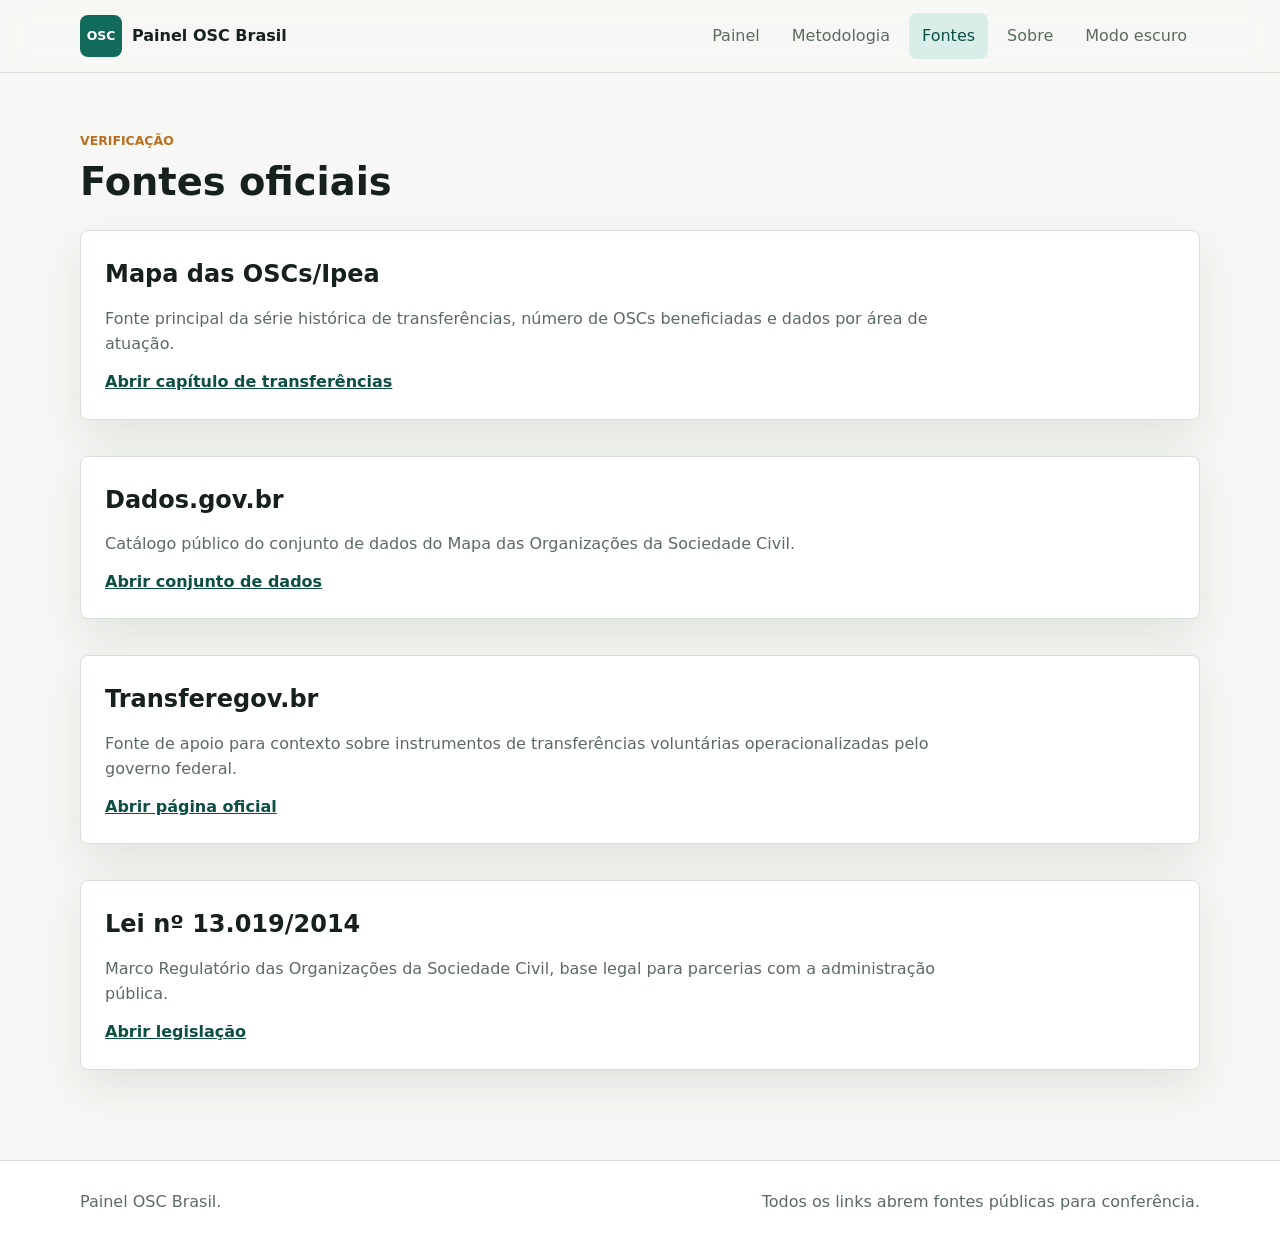
<file: fontes.html>
<!DOCTYPE html>
<html lang="pt-BR">
<head>
  <meta charset="UTF-8">
  <meta name="viewport" content="width=device-width, initial-scale=1.0">
  <meta name="description" content="Fontes oficiais usadas no Painel OSC Brasil.">
  <title>Fontes | Painel OSC Brasil</title>
  <link rel="stylesheet" href="css/style.css">
  <link rel="stylesheet" href="css/components.css">
  <link rel="stylesheet" href="css/responsive.css">
  <script type="module" src="js/tema.js"></script>
</head>
<body>
  <a class="skip-link" href="#conteudo">Ir para o conteúdo principal</a>
  <header class="site-header">
    <nav class="nav container" aria-label="Navegação principal">
      <a class="brand" href="index.html"><span class="brand-mark" aria-hidden="true">OSC</span><span>Painel OSC Brasil</span></a>
      <button class="menu-toggle" type="button" data-menu-toggle aria-expanded="false" aria-controls="menu-principal">Menu</button>
      <div class="nav-links" id="menu-principal">
        <a href="index.html">Painel</a>
        <a href="metodologia.html">Metodologia</a>
        <a class="active" href="fontes.html" aria-current="page">Fontes</a>
        <a href="sobre.html">Sobre</a>
        <button class="theme-toggle" type="button" data-theme-toggle aria-label="Alternar modo claro e escuro"><span data-theme-label>Modo escuro</span></button>
      </div>
    </nav>
  </header>
  <main id="conteudo" class="container page">
    <p class="eyebrow">Verificação</p>
    <h1>Fontes oficiais</h1>
    <div class="source-list">
      <article class="content-card">
        <h2>Mapa das OSCs/Ipea</h2>
        <p>Fonte principal da série histórica de transferências, número de OSCs beneficiadas e dados por área de atuação.</p>
        <a class="text-link" href="https://bookdown.org/mosc_ipea/relatorio-estatistico-MOSC-2025/cap-transferenciasosc.html" target="_blank" rel="noopener">Abrir capítulo de transferências</a>
      </article>
      <article class="content-card">
        <h2>Dados.gov.br</h2>
        <p>Catálogo público do conjunto de dados do Mapa das Organizações da Sociedade Civil.</p>
        <a class="text-link" href="https://dados.gov.br/dados/conjuntos-dados/mapaosc" target="_blank" rel="noopener">Abrir conjunto de dados</a>
      </article>
      <article class="content-card">
        <h2>Transferegov.br</h2>
        <p>Fonte de apoio para contexto sobre instrumentos de transferências voluntárias operacionalizadas pelo governo federal.</p>
        <a class="text-link" href="https://www.gov.br/transferegov/pt-br/sobre/mapeamento/transferencias-operacionalizadas" target="_blank" rel="noopener">Abrir página oficial</a>
      </article>
      <article class="content-card">
        <h2>Lei nº 13.019/2014</h2>
        <p>Marco Regulatório das Organizações da Sociedade Civil, base legal para parcerias com a administração pública.</p>
        <a class="text-link" href="https://www.planalto.gov.br/ccivil_03/_ato2011-2014/2014/lei/l13019.htm" target="_blank" rel="noopener">Abrir legislação</a>
      </article>
    </div>
  </main>
  <footer class="site-footer">
    <div class="container footer-grid">
      <p>Painel OSC Brasil.</p>
      <p>Todos os links abrem fontes públicas para conferência.</p>
    </div>
  </footer>
</body>
</html>
</file>
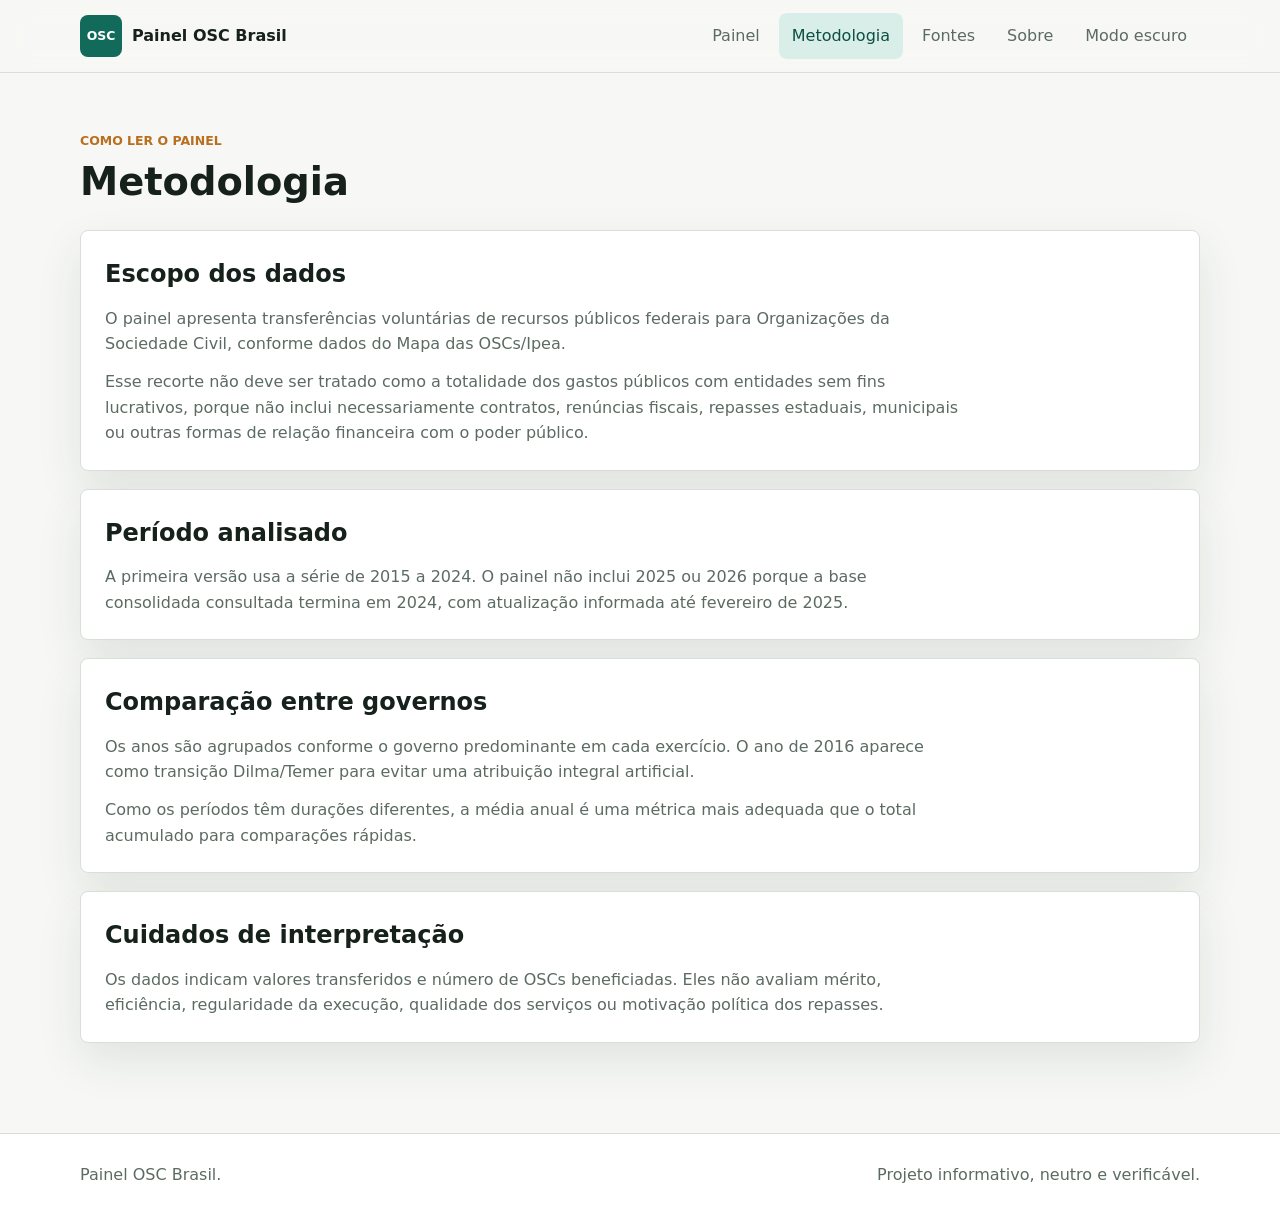
<file: metodologia.html>
<!DOCTYPE html>
<html lang="pt-BR">
<head>
  <meta charset="UTF-8">
  <meta name="viewport" content="width=device-width, initial-scale=1.0">
  <meta name="description" content="Metodologia do Painel OSC Brasil.">
  <title>Metodologia | Painel OSC Brasil</title>
  <link rel="stylesheet" href="css/style.css">
  <link rel="stylesheet" href="css/components.css">
  <link rel="stylesheet" href="css/responsive.css">
  <script type="module" src="js/tema.js"></script>
</head>
<body>
  <a class="skip-link" href="#conteudo">Ir para o conteúdo principal</a>
  <header class="site-header">
    <nav class="nav container" aria-label="Navegação principal">
      <a class="brand" href="index.html"><span class="brand-mark" aria-hidden="true">OSC</span><span>Painel OSC Brasil</span></a>
      <button class="menu-toggle" type="button" data-menu-toggle aria-expanded="false" aria-controls="menu-principal">Menu</button>
      <div class="nav-links" id="menu-principal">
        <a href="index.html">Painel</a>
        <a class="active" href="metodologia.html" aria-current="page">Metodologia</a>
        <a href="fontes.html">Fontes</a>
        <a href="sobre.html">Sobre</a>
        <button class="theme-toggle" type="button" data-theme-toggle aria-label="Alternar modo claro e escuro"><span data-theme-label>Modo escuro</span></button>
      </div>
    </nav>
  </header>
  <main id="conteudo" class="container page">
    <p class="eyebrow">Como ler o painel</p>
    <h1>Metodologia</h1>
    <section class="content-card">
      <h2>Escopo dos dados</h2>
      <p>O painel apresenta transferências voluntárias de recursos públicos federais para Organizações da Sociedade Civil, conforme dados do Mapa das OSCs/Ipea.</p>
      <p>Esse recorte não deve ser tratado como a totalidade dos gastos públicos com entidades sem fins lucrativos, porque não inclui necessariamente contratos, renúncias fiscais, repasses estaduais, municipais ou outras formas de relação financeira com o poder público.</p>
    </section>
    <section class="content-card">
      <h2>Período analisado</h2>
      <p>A primeira versão usa a série de 2015 a 2024. O painel não inclui 2025 ou 2026 porque a base consolidada consultada termina em 2024, com atualização informada até fevereiro de 2025.</p>
    </section>
    <section class="content-card">
      <h2>Comparação entre governos</h2>
      <p>Os anos são agrupados conforme o governo predominante em cada exercício. O ano de 2016 aparece como transição Dilma/Temer para evitar uma atribuição integral artificial.</p>
      <p>Como os períodos têm durações diferentes, a média anual é uma métrica mais adequada que o total acumulado para comparações rápidas.</p>
    </section>
    <section class="content-card">
      <h2>Cuidados de interpretação</h2>
      <p>Os dados indicam valores transferidos e número de OSCs beneficiadas. Eles não avaliam mérito, eficiência, regularidade da execução, qualidade dos serviços ou motivação política dos repasses.</p>
    </section>
  </main>
  <footer class="site-footer">
    <div class="container footer-grid">
      <p>Painel OSC Brasil.</p>
      <p>Projeto informativo, neutro e verificável.</p>
    </div>
  </footer>
</body>
</html>
</file>
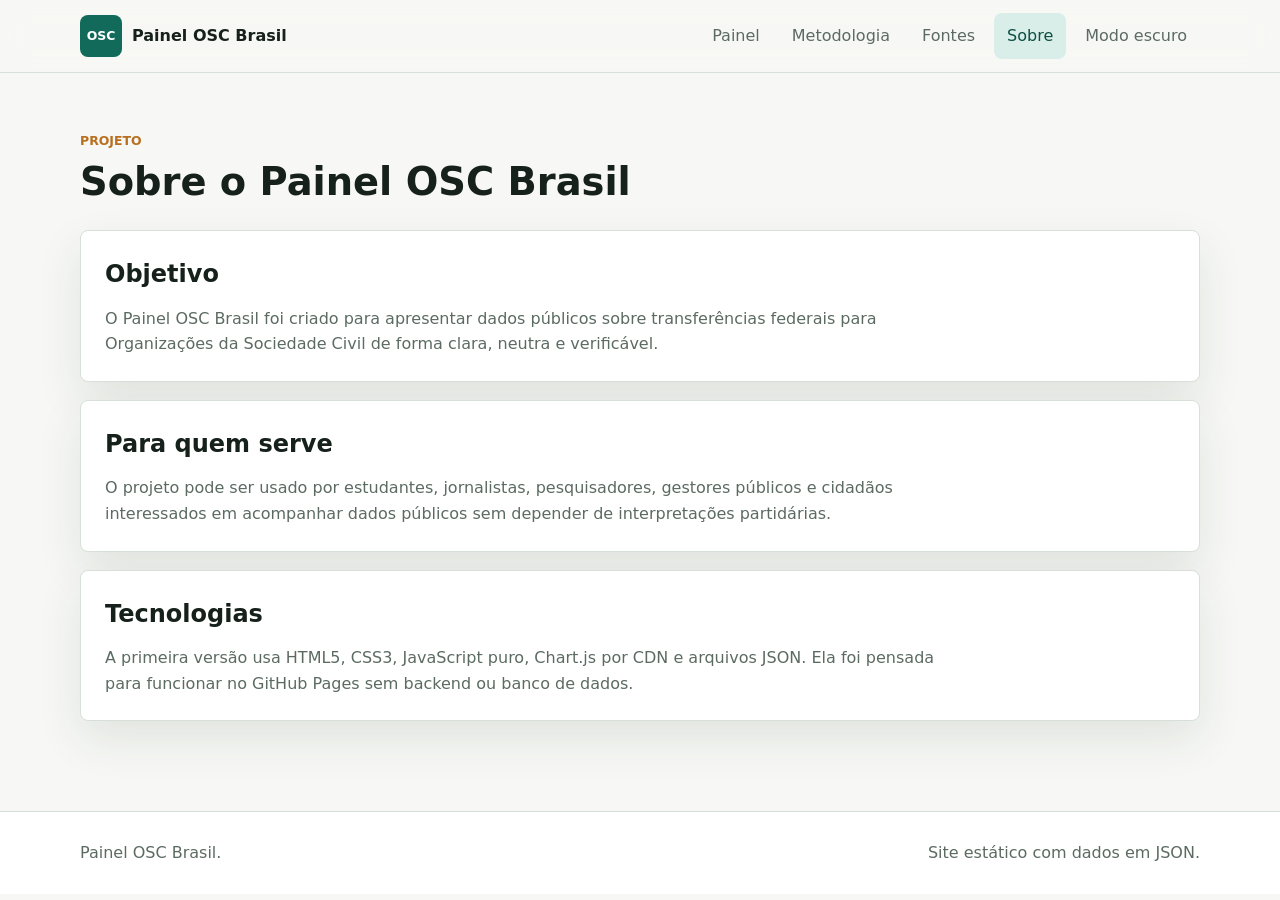
<file: sobre.html>
<!DOCTYPE html>
<html lang="pt-BR">
<head>
  <meta charset="UTF-8">
  <meta name="viewport" content="width=device-width, initial-scale=1.0">
  <meta name="description" content="Sobre o projeto Painel OSC Brasil.">
  <title>Sobre | Painel OSC Brasil</title>
  <link rel="stylesheet" href="css/style.css">
  <link rel="stylesheet" href="css/components.css">
  <link rel="stylesheet" href="css/responsive.css">
  <script type="module" src="js/tema.js"></script>
</head>
<body>
  <a class="skip-link" href="#conteudo">Ir para o conteúdo principal</a>
  <header class="site-header">
    <nav class="nav container" aria-label="Navegação principal">
      <a class="brand" href="index.html"><span class="brand-mark" aria-hidden="true">OSC</span><span>Painel OSC Brasil</span></a>
      <button class="menu-toggle" type="button" data-menu-toggle aria-expanded="false" aria-controls="menu-principal">Menu</button>
      <div class="nav-links" id="menu-principal">
        <a href="index.html">Painel</a>
        <a href="metodologia.html">Metodologia</a>
        <a href="fontes.html">Fontes</a>
        <a class="active" href="sobre.html" aria-current="page">Sobre</a>
        <button class="theme-toggle" type="button" data-theme-toggle aria-label="Alternar modo claro e escuro"><span data-theme-label>Modo escuro</span></button>
      </div>
    </nav>
  </header>
  <main id="conteudo" class="container page">
    <p class="eyebrow">Projeto</p>
    <h1>Sobre o Painel OSC Brasil</h1>
    <section class="content-card">
      <h2>Objetivo</h2>
      <p>O Painel OSC Brasil foi criado para apresentar dados públicos sobre transferências federais para Organizações da Sociedade Civil de forma clara, neutra e verificável.</p>
    </section>
    <section class="content-card">
      <h2>Para quem serve</h2>
      <p>O projeto pode ser usado por estudantes, jornalistas, pesquisadores, gestores públicos e cidadãos interessados em acompanhar dados públicos sem depender de interpretações partidárias.</p>
    </section>
    <section class="content-card">
      <h2>Tecnologias</h2>
      <p>A primeira versão usa HTML5, CSS3, JavaScript puro, Chart.js por CDN e arquivos JSON. Ela foi pensada para funcionar no GitHub Pages sem backend ou banco de dados.</p>
    </section>
  </main>
  <footer class="site-footer">
    <div class="container footer-grid">
      <p>Painel OSC Brasil.</p>
      <p>Site estático com dados em JSON.</p>
    </div>
  </footer>
</body>
</html>
</file>
<file: css/style.css>
:root {
  color-scheme: light;
  --bg: #f7f8f5;
  --surface: #ffffff;
  --surface-soft: #eef3ee;
  --text: #17211c;
  --muted: #5c6b62;
  --border: #d7dfd8;
  --primary: #126b5a;
  --primary-strong: #0d4f43;
  --primary-soft: #d9eee9;
  --accent: #b86f1f;
  --accent-soft: #f7e3c8;
  --blue: #315f9e;
  --danger: #a0443e;
  --shadow: 0 18px 45px rgba(33, 48, 39, 0.1);
  --radius: 8px;
  --font: Inter, ui-sans-serif, system-ui, -apple-system, BlinkMacSystemFont, "Segoe UI", sans-serif;
}

:root[data-theme="dark"] {
  color-scheme: dark;
  --bg: #111714;
  --surface: #18211d;
  --surface-soft: #202c27;
  --text: #f2f6f0;
  --muted: #b6c2ba;
  --border: #34433b;
  --primary: #6ed0ba;
  --primary-strong: #9be1d1;
  --primary-soft: #193d35;
  --accent: #efb164;
  --accent-soft: #3b2c1b;
  --blue: #8cb4f2;
  --danger: #f08f89;
  --shadow: 0 18px 45px rgba(0, 0, 0, 0.32);
}

* {
  box-sizing: border-box;
}

html {
  scroll-behavior: smooth;
}

body {
  margin: 0;
  background: var(--bg);
  color: var(--text);
  font-family: var(--font);
  line-height: 1.6;
}

a {
  color: inherit;
}

button,
input,
select {
  font: inherit;
}

button {
  cursor: pointer;
}

img,
canvas {
  max-width: 100%;
}

.container {
  width: min(1120px, calc(100% - 32px));
  margin-inline: auto;
}

.skip-link {
  position: absolute;
  left: 16px;
  top: -80px;
  z-index: 20;
  border-radius: var(--radius);
  background: var(--text);
  color: var(--bg);
  padding: 10px 14px;
  text-decoration: none;
}

.skip-link:focus {
  top: 16px;
}

.site-header {
  position: sticky;
  top: 0;
  z-index: 10;
  border-bottom: 1px solid var(--border);
  background: color-mix(in srgb, var(--bg) 88%, transparent);
  backdrop-filter: blur(14px);
}

.nav {
  min-height: 72px;
  display: flex;
  align-items: center;
  justify-content: space-between;
  gap: 20px;
}

.brand {
  display: inline-flex;
  align-items: center;
  gap: 10px;
  color: var(--text);
  font-weight: 800;
  text-decoration: none;
}

.brand-mark {
  display: grid;
  place-items: center;
  width: 42px;
  height: 42px;
  border-radius: var(--radius);
  background: var(--primary);
  color: #fff;
  font-size: 0.78rem;
  letter-spacing: 0;
}

.nav-links {
  display: flex;
  align-items: center;
  gap: 6px;
}

.nav-links a,
.theme-toggle,
.menu-toggle {
  border: 1px solid transparent;
  border-radius: var(--radius);
  background: transparent;
  color: var(--muted);
  padding: 9px 12px;
  text-decoration: none;
}

.nav-links a:hover,
.theme-toggle:hover,
.menu-toggle:hover {
  border-color: var(--border);
  background: var(--surface);
  color: var(--text);
}

.nav-links .active {
  background: var(--primary-soft);
  color: var(--primary-strong);
}

.menu-toggle {
  display: none;
}

.hero {
  padding: 72px 0 48px;
  border-bottom: 1px solid var(--border);
  background:
    linear-gradient(120deg, color-mix(in srgb, var(--primary-soft) 60%, transparent), transparent 55%),
    var(--bg);
}

.hero-grid {
  display: grid;
  grid-template-columns: minmax(0, 1.3fr) minmax(300px, 0.7fr);
  gap: 40px;
  align-items: center;
}

.hero-copy h1 {
  max-width: 780px;
  margin: 0;
  font-size: clamp(2.35rem, 6vw, 4.8rem);
  line-height: 0.98;
  letter-spacing: 0;
}

.hero-copy p {
  max-width: 690px;
  margin: 24px 0 0;
  color: var(--muted);
  font-size: 1.12rem;
}

.hero-actions {
  display: flex;
  flex-wrap: wrap;
  gap: 12px;
  margin-top: 28px;
}

.source-panel {
  border: 1px solid var(--border);
  border-radius: var(--radius);
  background: var(--surface);
  padding: 24px;
  box-shadow: var(--shadow);
}

.source-panel h2,
.source-panel p {
  margin-top: 0;
}

.source-panel p,
.source-panel dd {
  color: var(--muted);
}

.source-panel dl {
  display: grid;
  gap: 14px;
  margin: 22px 0 0;
}

.source-panel dt {
  font-size: 0.78rem;
  font-weight: 800;
  text-transform: uppercase;
  color: var(--primary-strong);
}

.source-panel dd {
  margin: 2px 0 0;
}

.section {
  padding: 58px 0;
}

.section-heading {
  margin-bottom: 22px;
}

.section-heading h2,
.page h1 {
  margin: 0;
  font-size: clamp(1.8rem, 3vw, 2.7rem);
  line-height: 1.08;
  letter-spacing: 0;
}

.eyebrow {
  margin: 0 0 10px;
  color: var(--accent);
  font-size: 0.78rem;
  font-weight: 800;
  text-transform: uppercase;
  letter-spacing: 0;
}

.method-note {
  padding: 42px 0;
  background: var(--surface-soft);
  border-top: 1px solid var(--border);
}

.note-grid {
  display: grid;
  grid-template-columns: 0.7fr 1.3fr;
  gap: 32px;
  align-items: start;
}

.note-grid h2 {
  margin: 0;
  font-size: 1.9rem;
  line-height: 1.1;
}

.note-grid p:last-child {
  margin: 0;
  color: var(--muted);
  font-size: 1.05rem;
}

.site-footer {
  border-top: 1px solid var(--border);
  padding: 28px 0;
  color: var(--muted);
  background: var(--surface);
}

.footer-grid {
  display: flex;
  justify-content: space-between;
  gap: 20px;
}

.footer-grid p {
  margin: 0;
}

.page {
  padding: 58px 0 72px;
}

.page > h1 {
  margin-bottom: 28px;
}

:focus-visible {
  outline: 3px solid color-mix(in srgb, var(--accent) 70%, transparent);
  outline-offset: 3px;
}
</file>
<file: css/components.css>
.button {
  display: inline-flex;
  min-height: 42px;
  align-items: center;
  justify-content: center;
  gap: 8px;
  border: 1px solid transparent;
  border-radius: var(--radius);
  padding: 10px 14px;
  font-weight: 800;
  text-decoration: none;
}

.button.primary {
  background: var(--primary);
  color: #fff;
}

.button.primary:hover {
  background: var(--primary-strong);
}

.button.secondary {
  border-color: var(--border);
  background: var(--surface);
  color: var(--text);
}

.button.secondary:hover {
  border-color: var(--primary);
}

.card,
.content-card {
  border: 1px solid var(--border);
  border-radius: var(--radius);
  background: var(--surface);
  box-shadow: var(--shadow);
}

.content-card {
  margin-bottom: 18px;
  padding: 24px;
}

.content-card h2,
.chart-card h3,
.indicator-card h3 {
  margin: 0 0 12px;
}

.content-card p {
  max-width: 860px;
  margin: 0 0 12px;
  color: var(--muted);
}

.content-card p:last-child {
  margin-bottom: 0;
}

.text-link {
  color: var(--primary-strong);
  font-weight: 800;
}

.filters {
  display: grid;
  grid-template-columns: repeat(3, minmax(150px, 1fr)) auto;
  gap: 14px;
  align-items: end;
  margin-bottom: 20px;
  padding: 18px;
}

.field {
  display: grid;
  gap: 7px;
}

.field label,
.search-label {
  color: var(--muted);
  font-size: 0.84rem;
  font-weight: 800;
}

select,
input[type="search"] {
  min-height: 42px;
  width: 100%;
  border: 1px solid var(--border);
  border-radius: var(--radius);
  background: var(--surface);
  color: var(--text);
  padding: 9px 12px;
}

.cards-grid {
  display: grid;
  grid-template-columns: repeat(4, minmax(0, 1fr));
  gap: 16px;
}

.indicator-card {
  min-height: 164px;
  padding: 20px;
}

.indicator-card h3 {
  color: var(--muted);
  font-size: 0.86rem;
  text-transform: uppercase;
  letter-spacing: 0;
}

.indicator-value {
  display: block;
  margin: 8px 0;
  font-size: clamp(1.55rem, 3vw, 2.2rem);
  font-weight: 850;
  line-height: 1;
}

.indicator-note {
  color: var(--muted);
  font-size: 0.92rem;
}

.charts-grid {
  display: grid;
  grid-template-columns: repeat(2, minmax(0, 1fr));
  gap: 18px;
}

.chart-card {
  height: 390px;
  padding: 20px;
  display: flex;
  flex-direction: column;
}


.chart-card h3 {
  font-size: 1.05rem;
}

.chart-card canvas {
  display: block;
  width: 100% !important;
  height: 300px !important;
  max-height: 300px;
  flex: 1;
}

.table-heading {
  display: flex;
  align-items: end;
  justify-content: space-between;
  gap: 18px;
}

.table-actions {
  display: flex;
  flex-wrap: wrap;
  align-items: end;
  justify-content: flex-end;
  gap: 10px;
}

.table-actions input {
  width: min(280px, 100%);
}

.table-wrap {
  overflow: auto;
  padding: 0;
}

table {
  width: 100%;
  min-width: 760px;
  border-collapse: collapse;
}

caption {
  position: absolute;
  width: 1px;
  height: 1px;
  overflow: hidden;
  clip: rect(0 0 0 0);
}

th,
td {
  border-bottom: 1px solid var(--border);
  padding: 14px 16px;
  text-align: left;
  vertical-align: middle;
}

thead th {
  background: var(--surface-soft);
  color: var(--muted);
  font-size: 0.82rem;
  text-transform: uppercase;
}

th button {
  border: 0;
  background: transparent;
  color: inherit;
  font-weight: 850;
  text-align: left;
}

tbody tr:hover {
  background: color-mix(in srgb, var(--primary-soft) 48%, transparent);
}

td[data-align="right"] {
  text-align: right;
  font-variant-numeric: tabular-nums;
}

.status-message {
  min-height: 24px;
  margin: 12px 0 0;
  color: var(--muted);
}

.source-list {
  display: grid;
  gap: 18px;
}

.badge {
  display: inline-flex;
  align-items: center;
  border-radius: 999px;
  background: var(--accent-soft);
  color: var(--accent);
  padding: 4px 10px;
  font-size: 0.78rem;
  font-weight: 850;
}
</file>
<file: css/responsive.css>
@media (max-width: 940px) {
  .hero-grid,
  .note-grid {
    grid-template-columns: 1fr;
  }

  .filters {
    grid-template-columns: repeat(2, minmax(0, 1fr));
  }

  .cards-grid {
    grid-template-columns: repeat(2, minmax(0, 1fr));
  }

  .charts-grid {
    grid-template-columns: 1fr;
  }

  .table-heading {
    align-items: start;
    flex-direction: column;
  }

  .table-actions {
    width: 100%;
    justify-content: flex-start;
  }
}

@media (max-width: 720px) {
  .nav {
    align-items: stretch;
    min-height: auto;
    padding: 14px 0;
    flex-wrap: wrap;
  }

  .menu-toggle {
    display: inline-flex;
    align-items: center;
    justify-content: center;
  }

  .nav-links {
    display: none;
    width: 100%;
    align-items: stretch;
    flex-direction: column;
  }

  .nav-links.open {
    display: flex;
  }

  .nav-links a,
  .theme-toggle {
    text-align: left;
  }

  .hero {
    padding: 48px 0 36px;
  }

  .hero-copy h1 {
    font-size: 2.45rem;
  }

  .filters,
  .cards-grid {
    grid-template-columns: 1fr;
  }

  .chart-card {
  height: 340px;
}


  .chart-card canvas {
  height: 260px !important;
  max-height: 260px;
}

  .table-actions,
  .hero-actions {
    align-items: stretch;
    flex-direction: column;
  }

  .button,
  .table-actions input {
    width: 100%;
  }

  .footer-grid {
    flex-direction: column;
  }
}

@media (prefers-reduced-motion: reduce) {
  *,
  *::before,
  *::after {
    scroll-behavior: auto !important;
    transition-duration: 0.01ms !important;
    animation-duration: 0.01ms !important;
    animation-iteration-count: 1 !important;
  }
}
</file>
